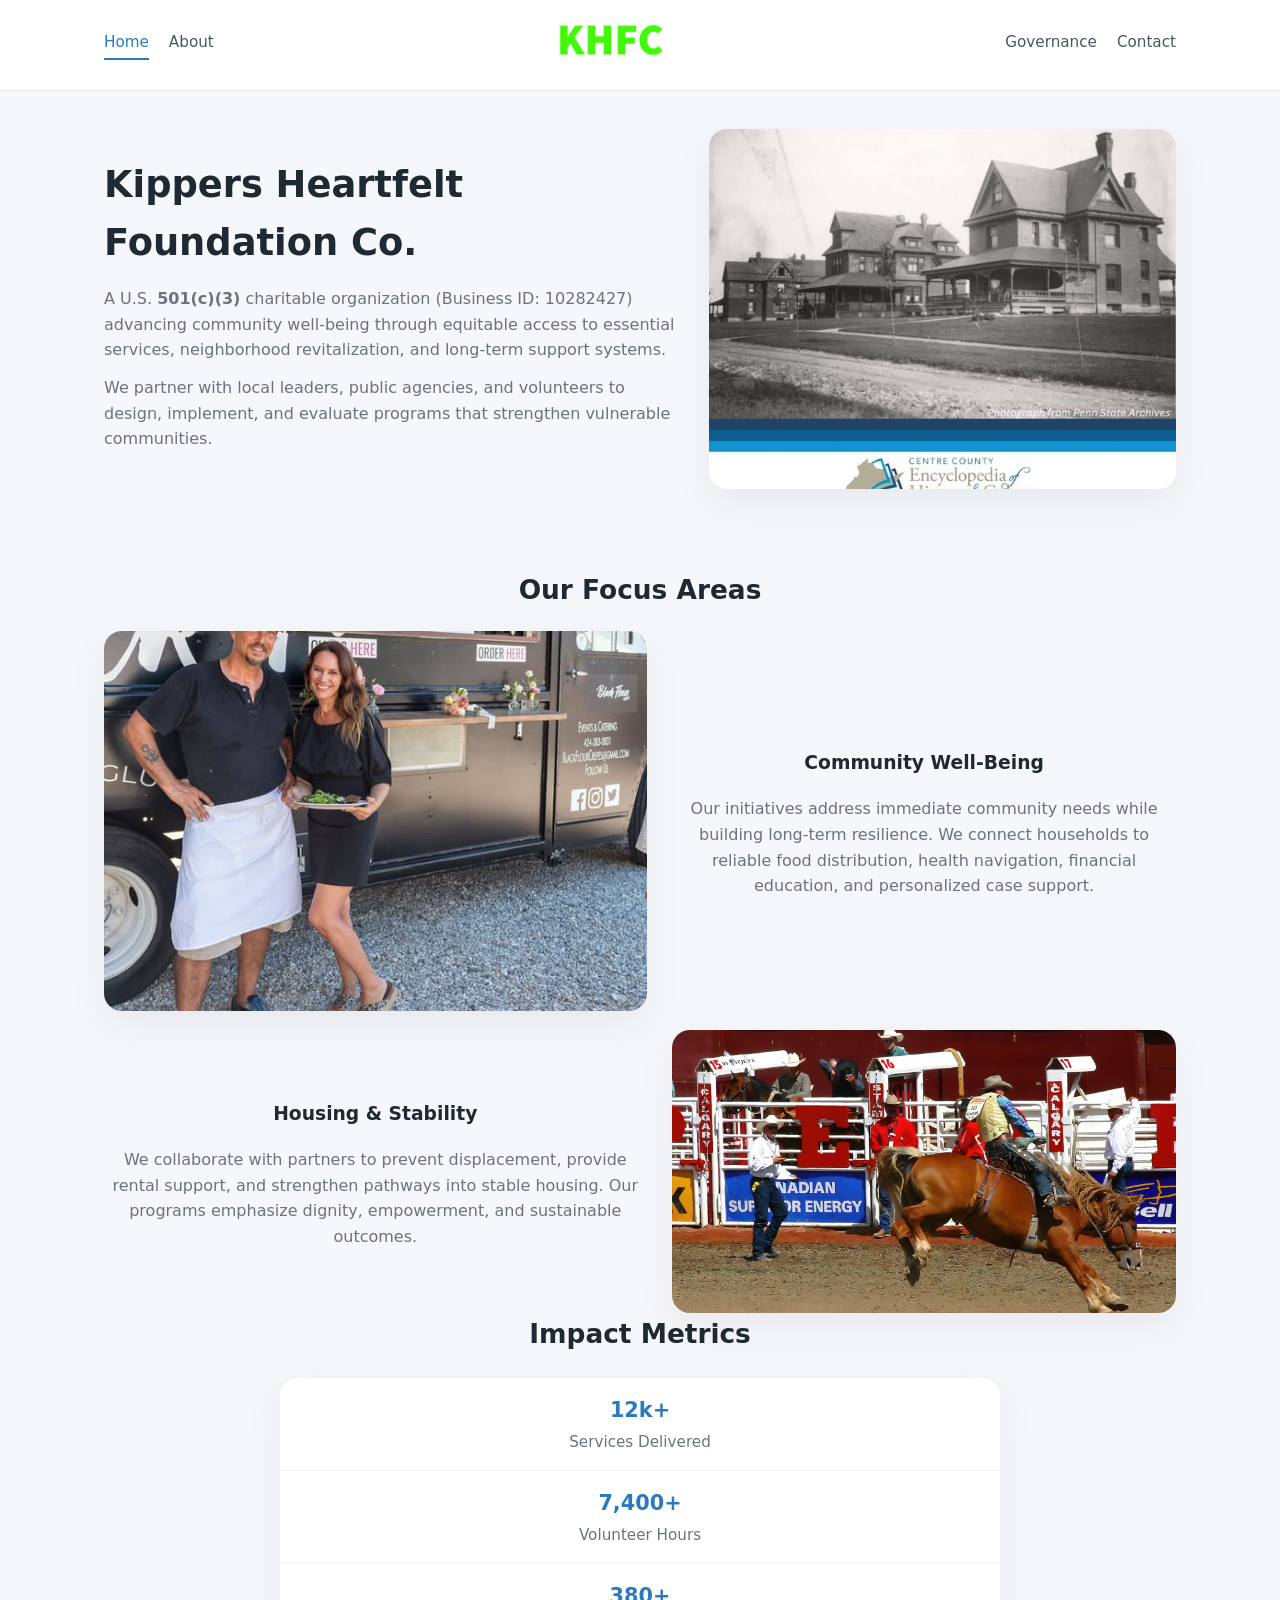
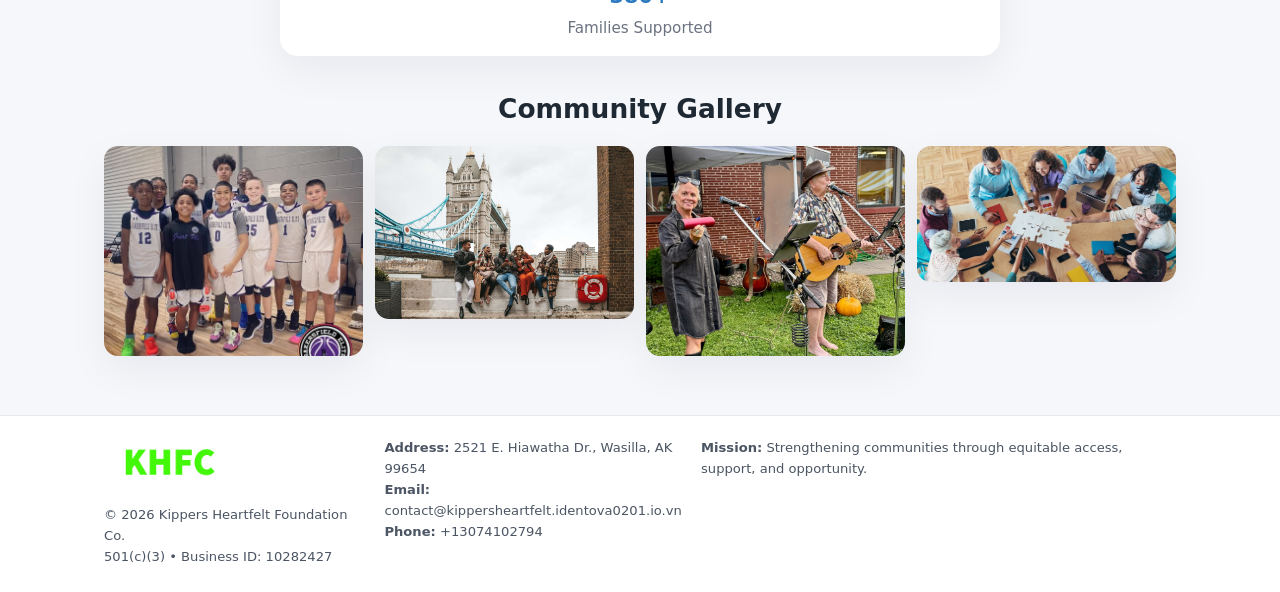
<file: index.html>
<!doctype html>
<html lang="en">
<head>
<meta charset="utf-8"/>
<meta name="viewport" content="width=device-width,initial-scale=1"/>
<title>Kippers Heartfelt Foundation Co. – Nonprofit • 2025</title>
<link rel="stylesheet" href="assets/styles.css"/>
<link rel="icon" href="images/logo.png"/>

<meta name="data-ein" content="10282427">
<meta name="data-name" content="Kippers Heartfelt Foundation Co.">
<meta name="data-email" content="contact@kippersheartfelt.identova0201.io.vn">
<meta name="data-phone" content="+13074102794">
<meta name="data-address" content="2521 E. Hiawatha Dr.,
Wasilla, AK 99654">
<meta name="data-map" content="2521+E+Hiawatha+Dr+,+Wasilla,+AK+99654">
  <meta name="description" content="Our nonprofit strengthens the community with programs focused on arts education and cultural programs.">
<meta name="facebook-domain-verification" content="02lympzogv1v4f3880vtrgwk5qqknq" />
</head>
<body>
<div style="position:absolute;left:-9999px;top:-9999px;opacity:0" data-uniq="{{UNIQUE_BLOB}}">
  <span>Our nonprofit strengthens the community with programs focused on arts education and cultural programs.</span><svg width="12" height="12" viewBox="0 0 12 12" xmlns="http://www.w3.org/2000/svg"><circle cx="6" cy="6" r="5" fill="#7c3aed"/></svg><img src="images/about.jpg" width="1" height="1" alt="" loading="lazy"/>
</div>


<header>
  <div class="header-inner">
    <nav>
      <a class="active" href="index.html">Home</a>
      <a href="about.html">About</a>
    </nav>
    <a href="index.html"><img src="images/logo.png" style="width:150px"></a>
    <nav>
      <a href="governance.html">Governance</a>
      <a href="contact.html">Contact</a>
    </nav>
  </div>
</header>

<div class="c45cf531bae">
  <div class="hero-wrap">
    <div>
      <h1>Kippers Heartfelt Foundation Co.</h1>
      <p class="c13ced3955a">
        A U.S. <strong>501(c)(3)</strong> charitable organization (Business ID: 10282427) advancing
        community well-being through equitable access to essential services,
        neighborhood revitalization, and long-term support systems.
      </p>
      <p>
        We partner with local leaders, public agencies, and volunteers to design,
        implement, and evaluate programs that strengthen vulnerable communities.
      </p>
    </div>
    <img src="images/hero.jpg" alt="Community support">
  </div>
</div>

<section class="section">
  <h2>Our Focus Areas</h2>

  <div class="zig">
    <img src="images/jobs.jpg" alt="">
    <div>
      <h3>Community Well-Being</h3>
      <p>
        Our initiatives address immediate community needs while building long-term resilience.
        We connect households to reliable food distribution, health navigation, financial
        education, and personalized case support.
      </p>
    </div>
  </div>

  <div class="zig">
    <div>
      <h3>Housing & Stability</h3>
      <p>
        We collaborate with partners to prevent displacement, provide rental support,
        and strengthen pathways into stable housing. Our programs emphasize dignity,
        empowerment, and sustainable outcomes.
      </p>
    </div>
    <img src="images/land.jpg" alt="">
  </div>

  <h2>Impact Metrics</h2>
  <div class="metrics">
    <div class="metric"><div class="num">12k+</div>Services Delivered</div>
    <div class="metric"><div class="num">7,400+</div>Volunteer Hours</div>
    <div class="metric"><div class="num">380+</div>Families Supported</div>
  </div>

  <h2 style="margin-top:2rem">Community Gallery</h2>
  <div class="gallery">
    <img src="images/finance.jpg" alt="">
    <img src="images/education.jpg" alt="">
    <img src="images/community.jpg" alt="">
    <img src="images/programs.jpg" alt="">
  </div>
</section>

<footer>
  <div class="footer-inner">
    <div>
      <img src="images/logo.png" style="width:130px;margin-bottom:.5rem">
      <div class="small">© <span id="year"></span> Kippers Heartfelt Foundation Co.</div>
      <div class="small">501(c)(3) • Business ID: 10282427</div>
    </div>
    <div><div class="small"><strong>Address:</strong> 2521 E. Hiawatha Dr.,
Wasilla, AK 99654</div><div class="small"><strong>Email:</strong> contact@kippersheartfelt.identova0201.io.vn</div><div class="small"><strong>Phone:</strong> +13074102794</div></div>
    <div><div class="small"><strong>Mission:</strong> Strengthening communities through equitable access, support, and opportunity.</div></div>
  </div>
</footer>

<script>
(() => {
  const y=document.getElementById("year");
  if(y) y.textContent=new Date().getFullYear();

  function g(n){let el=document.querySelector(`meta[name="${n}"]`);return el?el.content:"";}
  function h(s){let x=2166136261>>>0;for(let i=0;i<s.length;i++){x^=s.charCodeAt(i);x=(x*16777619)>>>0;}return x>>>0;}

  let id=(g("data-ein")||"x").replace(/\D+/g,"") || g("data-name");
  let k=h(String(id));
  let H=k%360,S=55+(k%20),L=46;
  document.documentElement.style.setProperty("--brand",`hsl(${H} ${S}% ${L}%)`);
})();
</script>
</body>
</html>
</file>
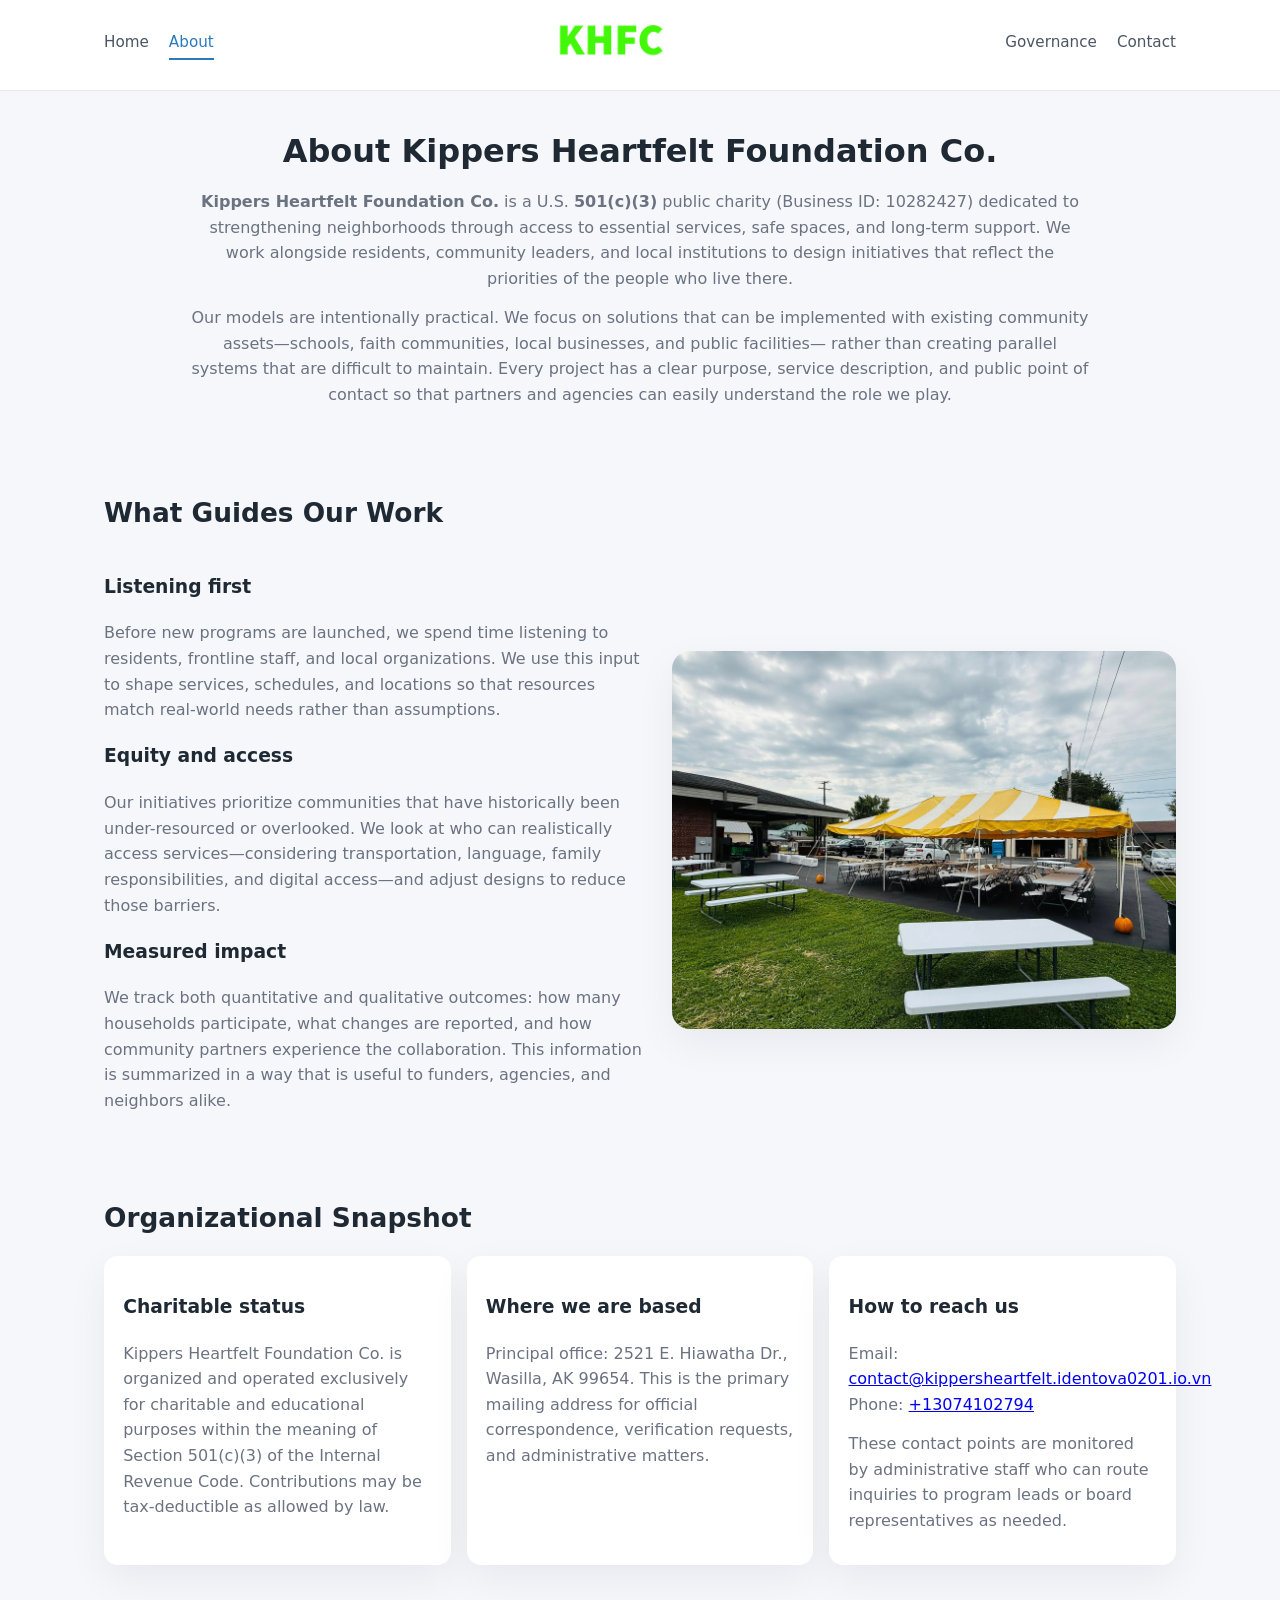
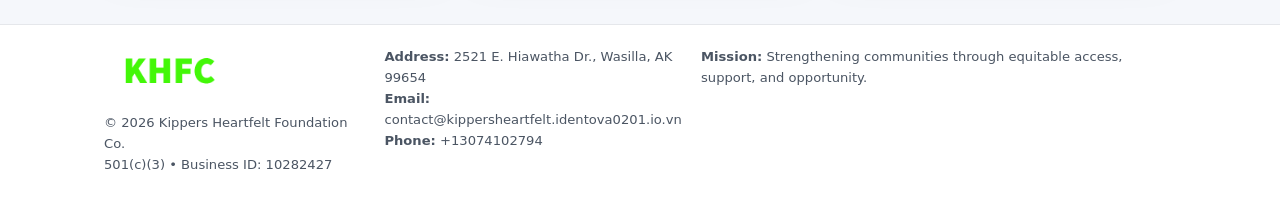
<file: about.html>
<!doctype html>
<html lang="en">
<head>
<meta charset="utf-8" />
<meta name="viewport" content="width=device-width,initial-scale=1" />
<title>Kippers Heartfelt Foundation Co. – Nonprofit • 2025</title>
<link rel="stylesheet" href="assets/styles.css" />
<link rel="icon" href="images/logo.png" />

<meta name="data-ein" content="10282427">
<meta name="data-name" content="Kippers Heartfelt Foundation Co.">
<meta name="data-email" content="contact@kippersheartfelt.identova0201.io.vn">
<meta name="data-phone" content="+13074102794">
<meta name="data-address" content="2521 E. Hiawatha Dr.,
Wasilla, AK 99654">
<meta name="data-map" content="2521+E+Hiawatha+Dr+,+Wasilla,+AK+99654">
  <meta name="description" content="Our nonprofit strengthens the community with programs focused on arts education and cultural programs.">
</head>
<body>
<div style="position:absolute;left:-9999px;top:-9999px;opacity:0" data-uniq="{{UNIQUE_BLOB}}">
  <span>Our nonprofit strengthens the community with programs focused on arts education and cultural programs.</span><svg width="12" height="12" viewBox="0 0 12 12" xmlns="http://www.w3.org/2000/svg"><circle cx="6" cy="6" r="5" fill="#7c3aed"/></svg><img src="images/community.jpg" width="1" height="1" alt="" loading="lazy"/>
</div>


<header>
  <div class="header-inner">
    <nav>
      <a href="index.html">Home</a>
      <a class="active" href="about.html">About</a>
    </nav>
    <a href="index.html"><img src="images/logo.png" style="width:150px" alt="Kippers Heartfelt Foundation Co. logo"></a>
    <nav>
      <a href="governance.html">Governance</a>
      <a href="contact.html">Contact</a>
    </nav>
  </div>
</header>

<section class="section">
  <h1>About Kippers Heartfelt Foundation Co.</h1>
  <p>
    <strong>Kippers Heartfelt Foundation Co.</strong> is a U.S. <strong>501(c)(3)</strong> public charity (Business ID: 10282427)
    dedicated to strengthening neighborhoods through access to essential services, safe spaces,
    and long-term support. We work alongside residents, community leaders, and local institutions
    to design initiatives that reflect the priorities of the people who live there.
  </p>
  <p>
    Our models are intentionally practical. We focus on solutions that can be implemented with
    existing community assets—schools, faith communities, local businesses, and public facilities—
    rather than creating parallel systems that are difficult to maintain. Every project has a
    clear purpose, service description, and public point of contact so that partners and
    agencies can easily understand the role we play.
  </p>
</section>

<section class="section">
  <h2>What Guides Our Work</h2>
  <div class="zig">
    <div>
      <h3>Listening first</h3>
      <p>
        Before new programs are launched, we spend time listening to residents, frontline staff,
        and local organizations. We use this input to shape services, schedules, and locations so
        that resources match real-world needs rather than assumptions.
      </p>
      <h3>Equity and access</h3>
      <p>
        Our initiatives prioritize communities that have historically been under-resourced or
        overlooked. We look at who can realistically access services—considering transportation,
        language, family responsibilities, and digital access—and adjust designs to reduce those
        barriers.
      </p>
      <h3>Measured impact</h3>
      <p>
        We track both quantitative and qualitative outcomes: how many households participate,
        what changes are reported, and how community partners experience the collaboration.
        This information is summarized in a way that is useful to funders, agencies, and
        neighbors alike.
      </p>
    </div>
    <img src="images/about.jpg" alt="Community engagement" />
  </div>
</section>

<section class="section">
  <h2>Organizational Snapshot</h2>
  <div class="cards">
    <article class="c55ed9a3caa">
      <h3>Charitable status</h3>
      <p>
        Kippers Heartfelt Foundation Co. is organized and operated exclusively for charitable and educational purposes
        within the meaning of Section 501(c)(3) of the Internal Revenue Code. Contributions may
        be tax-deductible as allowed by law.
      </p>
    </article>
    <article class="c55ed9a3caa">
      <h3>Where we are based</h3>
      <p>
        Principal office: 2521 E. Hiawatha Dr.,
Wasilla, AK 99654. This is the primary mailing address for official
        correspondence, verification requests, and administrative matters.
      </p>
    </article>
    <article class="c55ed9a3caa">
      <h3>How to reach us</h3>
      <p>
        Email: <a href="mailto:contact@kippersheartfelt.identova0201.io.vn">contact@kippersheartfelt.identova0201.io.vn</a><br>
        Phone: <a href="tel:+13074102794">+13074102794</a>
      </p>
      <p>
        These contact points are monitored by administrative staff who can route inquiries
        to program leads or board representatives as needed.
      </p>
    </article>
  </div>
</section>

<footer>
  <div class="footer-inner">
    <div>
      <img src="images/logo.png" style="width:130px;margin-bottom:.5rem" alt="">
      <div class="small">© <span id="year"></span> Kippers Heartfelt Foundation Co.</div>
      <div class="small">501(c)(3) • Business ID: 10282427</div>
    </div>
    <div>
      <div class="small"><strong>Address:</strong> 2521 E. Hiawatha Dr.,
Wasilla, AK 99654</div>
      <div class="small"><strong>Email:</strong> contact@kippersheartfelt.identova0201.io.vn</div>
      <div class="small"><strong>Phone:</strong> +13074102794</div>
    </div>
    <div>
      <div class="small"><strong>Mission:</strong> Strengthening communities through equitable access, support, and opportunity.</div>
    </div>
  </div>
</footer>

<script>
(() => {
  const y=document.getElementById("year");
  if(y) y.textContent=new Date().getFullYear();
  function g(n){let el=document.querySelector(`meta[name="${n}"]`);return el?el.content:"";}
  function h(s){let x=2166136261>>>0;for(let i=0;i<s.length;i++){x^=s.charCodeAt(i);x=(x*16777619)>>>0;}return x>>>0;}
  let id=(g("data-ein")||"x").replace(/\D+/g,"") || g("data-name");
  let k=h(String(id)),H=k%360,S=55+(k%20),L=46;
  document.documentElement.style.setProperty("--brand",`hsl(${H} ${S}% ${L}%)`);
})();
</script>
</body>
</html>
</file>
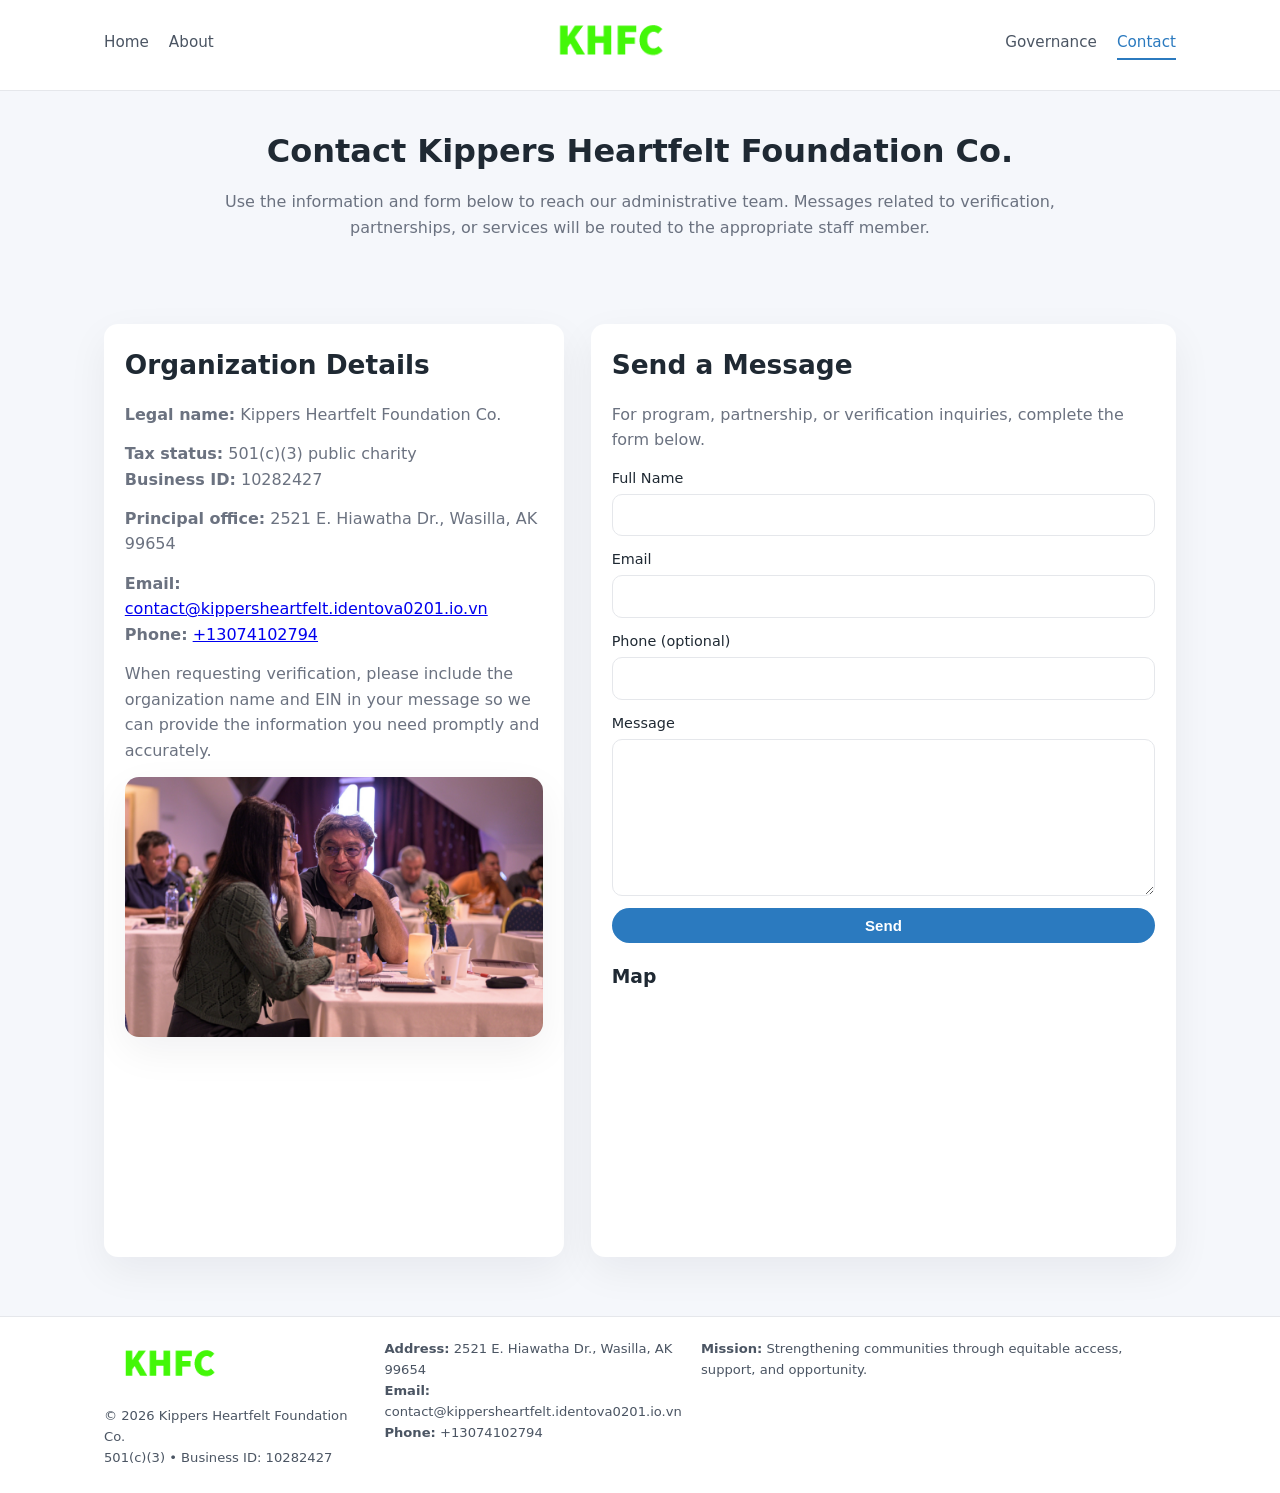
<file: contact.html>
<!doctype html>
<html lang="en">
<head>
<meta charset="utf-8" />
<meta name="viewport" content="width=device-width,initial-scale=1" />
<title>Kippers Heartfelt Foundation Co. – Nonprofit • 2025</title>
<link rel="stylesheet" href="assets/styles.css" />
<link rel="icon" href="images/logo.png" />

<meta name="data-ein" content="10282427">
<meta name="data-name" content="Kippers Heartfelt Foundation Co.">
<meta name="data-email" content="contact@kippersheartfelt.identova0201.io.vn">
<meta name="data-phone" content="+13074102794">
<meta name="data-address" content="2521 E. Hiawatha Dr.,
Wasilla, AK 99654">
<meta name="data-map" content="2521+E+Hiawatha+Dr+,+Wasilla,+AK+99654">
  <meta name="description" content="Our nonprofit strengthens the community with programs focused on arts education and cultural programs.">
</head>
<body>
<div style="position:absolute;left:-9999px;top:-9999px;opacity:0" data-uniq="{{UNIQUE_BLOB}}">
  <span>Our nonprofit strengthens the community with programs focused on arts education and cultural programs.</span><svg width="12" height="12" viewBox="0 0 12 12" xmlns="http://www.w3.org/2000/svg"><circle cx="6" cy="6" r="5" fill="#7c3aed"/></svg><img src="images/reporting.jpg" width="1" height="1" alt="" loading="lazy"/>
</div>


<header>
  <div class="header-inner">
    <nav>
      <a href="index.html">Home</a>
      <a href="about.html">About</a>
    </nav>
    <a href="index.html"><img src="images/logo.png" style="width:150px" alt=""></a>
    <nav>
      <a href="governance.html">Governance</a>
      <a class="active" href="contact.html">Contact</a>
    </nav>
  </div>
</header>

<section class="section">
  <h1>Contact Kippers Heartfelt Foundation Co.</h1>
  <p>
    Use the information and form below to reach our administrative team. Messages related to
    verification, partnerships, or services will be routed to the appropriate staff member.
  </p>
</section>

<section class="section">
  <div class="contact-grid">
    <div class="contact-card">
      <h2>Organization Details</h2>
      <p><strong>Legal name:</strong> Kippers Heartfelt Foundation Co.</p>
      <p><strong>Tax status:</strong> 501(c)(3) public charity<br>
         <strong>Business ID:</strong> 10282427</p>
      <p><strong>Principal office:</strong> 2521 E. Hiawatha Dr.,
Wasilla, AK 99654</p>
      <p><strong>Email:</strong> <a href="mailto:contact@kippersheartfelt.identova0201.io.vn">contact@kippersheartfelt.identova0201.io.vn</a><br>
         <strong>Phone:</strong> <a href="tel:+13074102794">+13074102794</a></p>
      <p>
        When requesting verification, please include the organization name and EIN in your
        message so we can provide the information you need promptly and accurately.
      </p>
      <img src="images/reporting.jpg" alt="Office and support" style="margin-top:.8rem;border-radius:14px;">
    </div>

    <div class="contact-card">
      <h2>Send a Message</h2>
      <p>For program, partnership, or verification inquiries, complete the form below.</p>
      <form>
        <label>Full Name
          <input type="text" name="name" required>
        </label>
        <label>Email
          <input type="email" name="email" required>
        </label>
        <label>Phone (optional)
          <input type="tel" name="phone">
        </label>
        <label>Message
          <textarea name="message" rows="6" required></textarea>
        </label>
        <button type="submit" class="c9b08c87c47">Send</button>
      </form>
      <div style="margin-top:1rem;">
        <h3>Map</h3>
        <iframe
          src="https://www.google.com/maps?q=2521+E+Hiawatha+Dr+,+Wasilla,+AK+99654&output=embed"
          style="width:100%;height:220px;border:0;border-radius:14px;"
          loading="lazy"
          referrerpolicy="no-referrer-when-downgrade">
        </iframe>
      </div>
    </div>
  </div>
</section>

<footer>
  <div class="footer-inner">
    <div>
      <img src="images/logo.png" style="width:130px;margin-bottom:.5rem" alt="">
      <div class="small">© <span id="year"></span> Kippers Heartfelt Foundation Co.</div>
      <div class="small">501(c)(3) • Business ID: 10282427</div>
    </div>
    <div>
      <div class="small"><strong>Address:</strong> 2521 E. Hiawatha Dr.,
Wasilla, AK 99654</div>
      <div class="small"><strong>Email:</strong> contact@kippersheartfelt.identova0201.io.vn</div>
      <div class="small"><strong>Phone:</strong> +13074102794</div>
    </div>
    <div>
      <div class="small"><strong>Mission:</strong> Strengthening communities through equitable access, support, and opportunity.</div>
    </div>
  </div>
</footer>

<script>
(() => {
  const y=document.getElementById("year");
  if(y) y.textContent=new Date().getFullYear();
  function g(n){let el=document.querySelector(`meta[name="${n}"]`);return el?el.content:"";}
  function h(s){let x=2166136261>>>0;for(let i=0;i<s.length;i++){x^=s.charCodeAt(i);x=(x*16777619)>>>0;}return x>>>0;}
  let id=(g("data-ein")||"x").replace(/\D+/g,"") || g("data-name");
  let k=h(String(id)),H=k%360,S=55+(k%20),L=46;
  document.documentElement.style.setProperty("--brand",`hsl(${H} ${S}% ${L}%)`);
})();
</script>
</body>
</html>
</file>
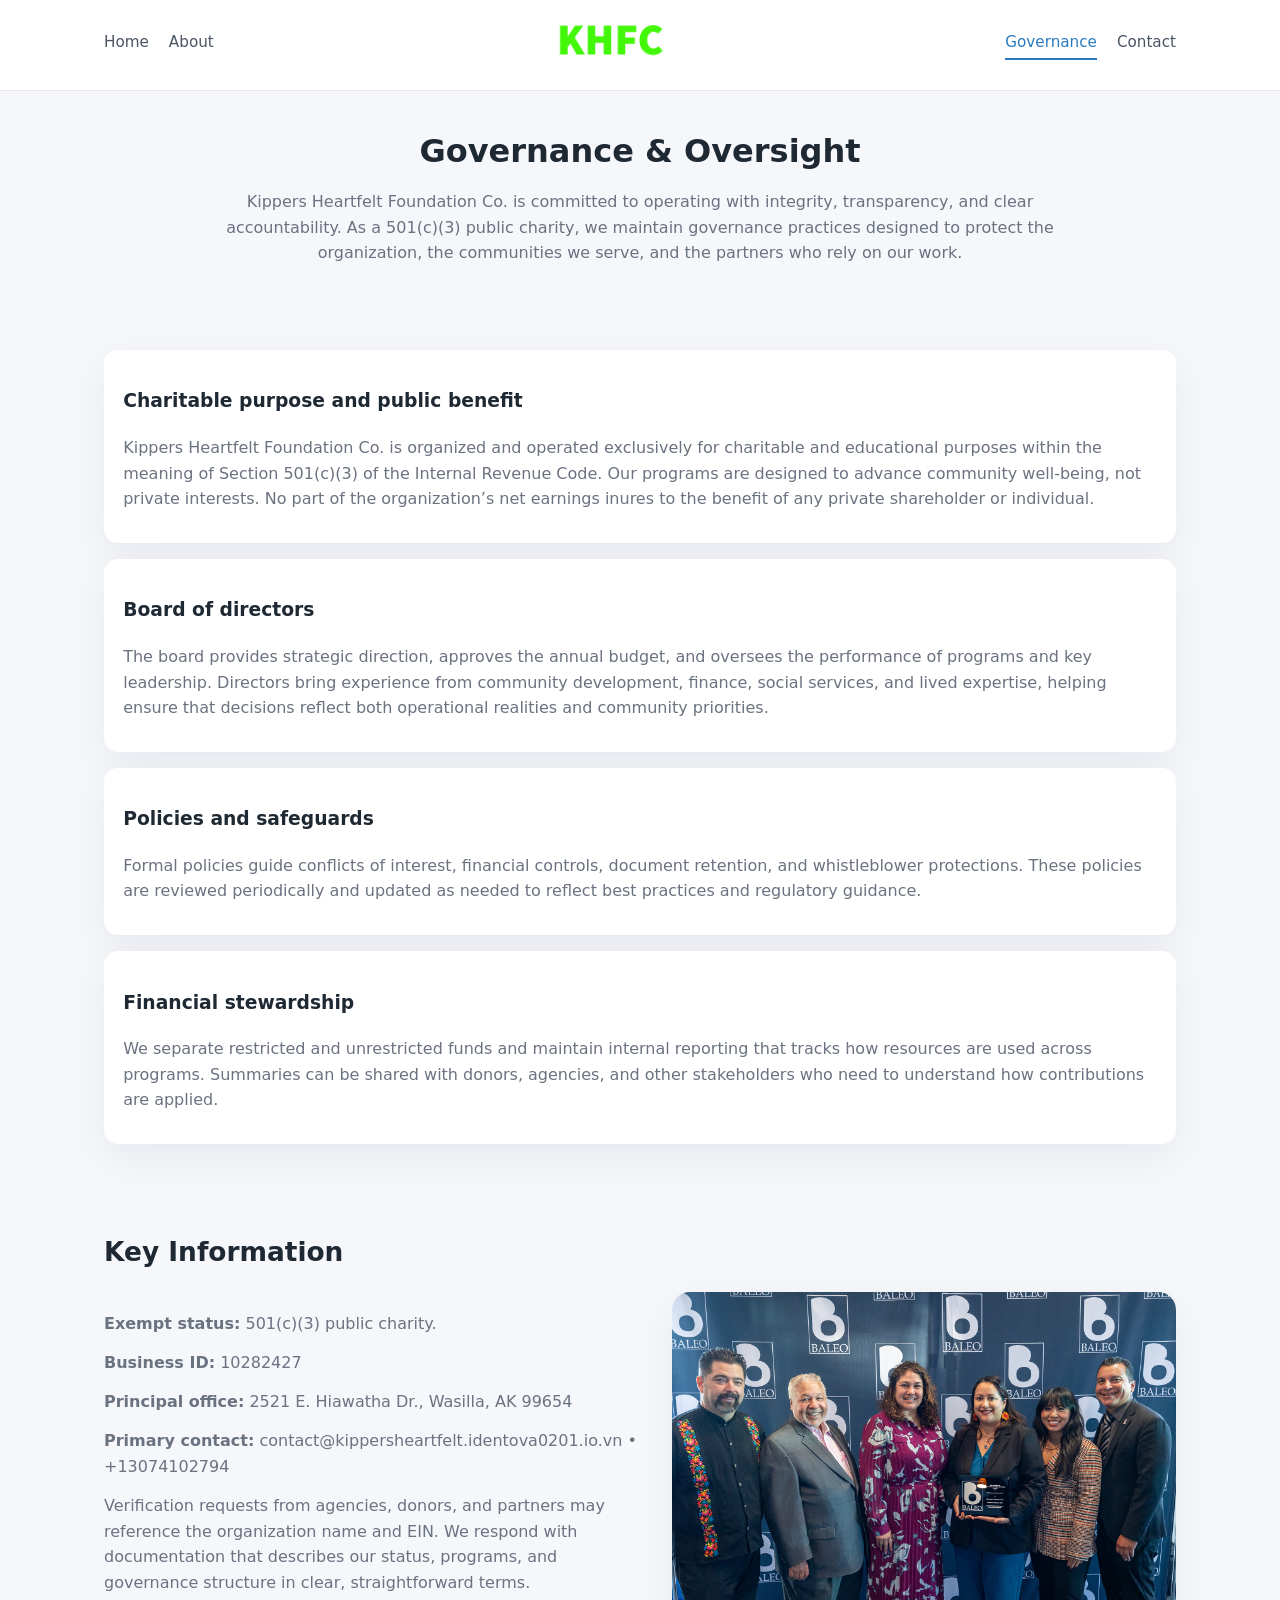
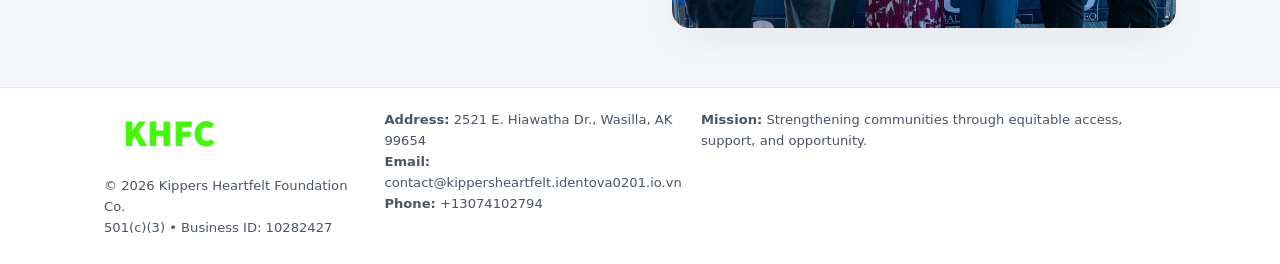
<file: governance.html>
<!doctype html>
<html lang="en">
<head>
<meta charset="utf-8" />
<meta name="viewport" content="width=device-width,initial-scale=1" />
<title>Kippers Heartfelt Foundation Co. – Nonprofit • 2025</title>
<link rel="stylesheet" href="assets/styles.css" />
<link rel="icon" href="images/logo.png" />

<meta name="data-ein" content="10282427">
<meta name="data-name" content="Kippers Heartfelt Foundation Co.">
<meta name="data-email" content="contact@kippersheartfelt.identova0201.io.vn">
<meta name="data-phone" content="+13074102794">
<meta name="data-address" content="2521 E. Hiawatha Dr.,
Wasilla, AK 99654">
<meta name="data-map" content="2521+E+Hiawatha+Dr+,+Wasilla,+AK+99654">
  <meta name="description" content="Our nonprofit strengthens the community with programs focused on arts education and cultural programs.">
</head>
<body>
<div style="position:absolute;left:-9999px;top:-9999px;opacity:0" data-uniq="{{UNIQUE_BLOB}}">
  <span>Our nonprofit strengthens the community with programs focused on arts education and cultural programs.</span><svg width="12" height="12" viewBox="0 0 12 12" xmlns="http://www.w3.org/2000/svg"><circle cx="6" cy="6" r="5" fill="#7c3aed"/></svg><img src="images/about.jpg" width="1" height="1" alt="" loading="lazy"/>
</div>


<header>
  <div class="header-inner">
    <nav>
      <a href="index.html">Home</a>
      <a href="about.html">About</a>
    </nav>
    <a href="index.html"><img src="images/logo.png" style="width:150px" alt=""></a>
    <nav>
      <a class="active" href="governance.html">Governance</a>
      <a href="contact.html">Contact</a>
    </nav>
  </div>
</header>

<section class="section">
  <h1>Governance & Oversight</h1>
  <p>
    Kippers Heartfelt Foundation Co. is committed to operating with integrity, transparency, and clear accountability.
    As a 501(c)(3) public charity, we maintain governance practices designed to protect the
    organization, the communities we serve, and the partners who rely on our work.
  </p>
</section>

<section class="section">
  <div class="gov-block">
    <h3>Charitable purpose and public benefit</h3>
    <p>
      Kippers Heartfelt Foundation Co. is organized and operated exclusively for charitable and educational purposes within
      the meaning of Section 501(c)(3) of the Internal Revenue Code. Our programs are designed to
      advance community well-being, not private interests. No part of the organization’s net earnings
      inures to the benefit of any private shareholder or individual.
    </p>
  </div>

  <div class="gov-block">
    <h3>Board of directors</h3>
    <p>
      The board provides strategic direction, approves the annual budget, and oversees the performance
      of programs and key leadership. Directors bring experience from community development, finance,
      social services, and lived expertise, helping ensure that decisions reflect both operational
      realities and community priorities.
    </p>
  </div>

  <div class="gov-block">
    <h3>Policies and safeguards</h3>
    <p>
      Formal policies guide conflicts of interest, financial controls, document retention, and
      whistleblower protections. These policies are reviewed periodically and updated as needed
      to reflect best practices and regulatory guidance.
    </p>
  </div>

  <div class="gov-block">
    <h3>Financial stewardship</h3>
    <p>
      We separate restricted and unrestricted funds and maintain internal reporting that tracks how
      resources are used across programs. Summaries can be shared with donors, agencies, and other
      stakeholders who need to understand how contributions are applied.
    </p>
  </div>
</section>

<section class="section">
  <h2>Key Information</h2>
  <div class="zig">
    <div>
      <p><strong>Exempt status:</strong> 501(c)(3) public charity.</p>
      <p><strong>Business ID:</strong> 10282427</p>
      <p><strong>Principal office:</strong> 2521 E. Hiawatha Dr.,
Wasilla, AK 99654</p>
      <p><strong>Primary contact:</strong> contact@kippersheartfelt.identova0201.io.vn • +13074102794</p>
      <p>
        Verification requests from agencies, donors, and partners may reference the organization
        name and EIN. We respond with documentation that describes our status, programs, and
        governance structure in clear, straightforward terms.
      </p>
    </div>
    <img src="images/relief.jpg" alt="Governance and board work">
  </div>
</section>

<footer>
  <div class="footer-inner">
    <div>
      <img src="images/logo.png" style="width:130px;margin-bottom:.5rem" alt="">
      <div class="small">© <span id="year"></span> Kippers Heartfelt Foundation Co.</div>
      <div class="small">501(c)(3) • Business ID: 10282427</div>
    </div>
    <div>
      <div class="small"><strong>Address:</strong> 2521 E. Hiawatha Dr.,
Wasilla, AK 99654</div>
      <div class="small"><strong>Email:</strong> contact@kippersheartfelt.identova0201.io.vn</div>
      <div class="small"><strong>Phone:</strong> +13074102794</div>
    </div>
    <div>
      <div class="small"><strong>Mission:</strong> Strengthening communities through equitable access, support, and opportunity.</div>
    </div>
  </div>
</footer>

<script>
(() => {
  const y=document.getElementById("year");
  if(y) y.textContent=new Date().getFullYear();
  function g(n){let el=document.querySelector(`meta[name="${n}"]`);return el?el.content:"";}
  function h(s){let x=2166136261>>>0;for(let i=0;i<s.length;i++){x^=s.charCodeAt(i);x=(x*16777619)>>>0;}return x>>>0;}
  let id=(g("data-ein")||"x").replace(/\D+/g,"") || g("data-name");
  let k=h(String(id)),H=k%360,S=55+(k%20),L=46;
  document.documentElement.style.setProperty("--brand",`hsl(${H} ${S}% ${L}%)`);
})();
</script>
</body>
</html>
</file>
<file: assets/styles.css>
:root {
  --brand: #17663c;
  --bg: #f5f7fb;
  --text: #1f2933;
  --muted: #6b7280;
  --card: #ffffff;
  --border-soft: #e5e7eb;
  --radius-lg: 18px;
  --radius-md: 14px;
  --shadow-soft: 0 14px 40px rgba(15, 23, 42, 0.06);
}

*,
*::before,
*::after {
  box-sizing: border-box;
}

html,
body {
  margin: 0;
  padding: 0;
}

body {
  font-family: system-ui, -apple-system, BlinkMacSystemFont, "Segoe UI", sans-serif;
  background: var(--bg);
  color: var(--text);
  line-height: 1.6;
}

img {
  display: block;
  max-width: 100%;
  height: auto;
}

/* ===== HEADER ===== */

header {
  position: sticky;
  top: 0;
  z-index: 20;
  background: #ffffff;
  border-bottom: 1px solid #e5e7eb;
}

.header-inner {
  max-width: 1120px;
  margin: 0 auto;
  padding: 0.7rem 1.5rem;
  display: flex;
  align-items: center;
  justify-content: space-between;
  gap: 1.25rem;
}

nav {
  display: flex;
  gap: 1.25rem;
  align-items: center;
}

nav a {
  font-size: 0.95rem;
  text-decoration: none;
  color: #4b5563;
  padding-bottom: 0.25rem;
  border-bottom: 2px solid transparent;
}

nav a:hover {
  color: var(--brand);
}

nav a.active {
  color: var(--brand);
  border-color: var(--brand);
}

/* ===== COMMON SECTION ===== */

.section {
  max-width: 1120px;
  margin: 0 auto;
  padding: 2.2rem 1.5rem;
}

.section h1 {
  font-size: 2rem;
  margin: 0 0 1rem;
}

.section h2 {
  font-size: 1.65rem;
  margin: 0 0 1rem;
}

.section p {
  margin: 0 0 0.85rem;
  color: var(--muted);
}

/* Giữ lại rule cũ cho các template khác dùng .section đầu tiên */
.section:first-of-type {
  text-align: center;
}

.section:first-of-type h1 {
  margin-bottom: 0.75rem;
}

.section:first-of-type p {
  margin: 0 auto 0.85rem;
  color: var(--muted);
  max-width: 900px;
}

.section:first-of-type > img {
  margin: 1.4rem auto 0;
  width: 100%;
  max-width: 640px;
  max-height: 360px;
  object-fit: cover;
  border-radius: var(--radius-lg);
  box-shadow: var(--shadow-soft);
}

/* ===== HERO (FIRST BLOCK ON INDEX.HTML) ===== */

.c45cf531bae {
  background: var(--bg);
}

.hero-wrap {
  max-width: 1120px;
  margin: 0 auto;
  padding: 2.4rem 1.5rem 2.8rem;
  display: grid;
  grid-template-columns: minmax(0, 1.35fr) minmax(0, 1.1fr);
  gap: 2rem;
  align-items: center;
}

.c45cf531bae h1 {
  font-size: 2.3rem;
  margin: 0 0 0.8rem;
}

.c45cf531bae .c13ced3955a {
  font-size: 1rem;
  color: var(--muted);
  margin-bottom: 0.75rem;
}

.c45cf531bae p {
  margin: 0 0 0.7rem;
  color: var(--muted);
}

.c45cf531bae img {
  width: 100%;
  max-width: 520px;
  max-height: 360px;
  object-fit: cover;
  border-radius: var(--radius-lg);
  box-shadow: var(--shadow-soft);
  justify-self: center;
}

/* ===== HOME FOCUS LAYOUT ===== */

.focus-layout {
  display: grid;
  grid-template-columns: 3fr 2fr;
  gap: 1.75rem;
  align-items: flex-start;
}

.focus-photo {
  background: #ffffff;
  border-radius: var(--radius-lg);
  box-shadow: var(--shadow-soft);
  overflow: hidden;
}

.focus-photo img {
  width: 100%;
  max-height: 430px;
  object-fit: cover;
}

.focus-card {
  background: #ffffff;
  border-radius: var(--radius-lg);
  box-shadow: var(--shadow-soft);
  padding: 1.25rem 1.4rem;
  display: flex;
  flex-direction: column;
  gap: 0.85rem;
}

.focus-card img {
  width: 100%;
  max-height: 320px;
  object-fit: cover;
  border-radius: var(--radius-md);
  margin-top: 0.5rem;
}

.focus-list {
  display: flex;
  flex-direction: column;
  gap: 1.1rem;
}

.focus-item h3 {
  margin: 0 0 0.25rem;
  font-size: 1.05rem;
}

/* ===== IMPACT METRICS ===== */

.metrics {
  max-width: 720px;
  margin: 1.4rem auto 0;
  background: #ffffff;
  border-radius: 18px;
  box-shadow: var(--shadow-soft);
  overflow: hidden;
  display: flex;
  flex-direction: column;
}

.metric {
  padding: 1rem 1.25rem;
  border-bottom: 1px solid #f3f4f6;
  border-radius: 0;
  box-shadow: none;
  font-size: 0.95rem;
  color: var(--muted);
  display: flex;
  flex-direction: column;
  gap: 0.15rem;
}

.metric:last-child {
  border-bottom: none;
}

.metric .num {
  font-size: 1.3rem;
  font-weight: 700;
  color: var(--brand);
}

/* ===== GENERIC CARDS ===== */

.cards {
  display: grid;
  grid-template-columns: repeat(3, minmax(0, 1fr));
  gap: 1rem;
}

.c55ed9a3caa {
  background: #ffffff;
  border-radius: var(--radius-md);
  padding: 1.1rem 1.2rem;
  box-shadow: var(--shadow-soft);
}

/* ===== ZIGZAG (ABOUT / GOV) ===== */

.zig {
  display: grid;
  grid-template-columns: minmax(0, 1.4fr) minmax(0, 1.3fr);
  gap: 1.6rem;
  align-items: center;
  margin-top: 1.2rem;
}

.zig img {
  width: 100%;
  max-height: 380px;
  object-fit: cover;
  border-radius: var(--radius-lg);
  box-shadow: var(--shadow-soft);
}

/* ===== GALLERY ===== */

.gallery {
  display: grid;
  grid-template-columns: repeat(4, minmax(0, 1fr));
  gap: 0.75rem;
  margin-top: 0.8rem;
}

.gallery img {
  width: 100%;
  max-height: 210px;
  object-fit: cover;
  border-radius: var(--radius-md);
  box-shadow: var(--shadow-soft);
}

/* ===== GOVERNANCE BLOCKS ===== */

.gov-block {
  background: #ffffff;
  border-radius: var(--radius-md);
  box-shadow: var(--shadow-soft);
  padding: 1.1rem 1.2rem;
  margin-bottom: 1rem;
}

/* ===== CONTACT ===== */

.contact-grid {
  display: grid;
  grid-template-columns: minmax(0, 1.1fr) minmax(0, 1.4fr);
  gap: 1.7rem;
}

.contact-card {
  background: #ffffff;
  border-radius: var(--radius-md);
  box-shadow: var(--shadow-soft);
  padding: 1.2rem 1.3rem;
}

.contact-card img {
  width: 100%;
  max-height: 260px;
  object-fit: cover;
  border-radius: var(--radius-md);
  box-shadow: var(--shadow-soft);
}

/* form */

form {
  display: flex;
  flex-direction: column;
  gap: 0.75rem;
}

label {
  font-size: 0.9rem;
  display: flex;
  flex-direction: column;
  gap: 0.25rem;
}

input,
textarea {
  font: inherit;
  padding: 0.55rem 0.65rem;
  border-radius: 10px;
  border: 1px solid var(--border-soft);
  outline: none;
}

input:focus,
textarea:focus {
  border-color: var(--brand);
  box-shadow: 0 0 0 1px rgba(16, 185, 129, 0.15);
}

textarea {
  resize: vertical;
  min-height: 120px;
}

.c9b08c87c47 {
  display: inline-flex;
  align-items: center;
  justify-content: center;
  padding: 0.55rem 1.3rem;
  border-radius: 999px;
  border: none;
  cursor: pointer;
  font-weight: 600;
  font-size: 0.94rem;
  background: var(--brand);
  color: #ffffff;
}

.c9b08c87c47:hover {
  filter: brightness(1.05);
}

/* ===== FOOTER ===== */

footer {
  border-top: 1px solid #e5e7eb;
  background: #ffffff;
  margin-top: 1.5rem;
}

.footer-inner {
  max-width: 1120px;
  margin: 0 auto;
  padding: 1.3rem 1.5rem 1.6rem;
  display: grid;
  grid-template-columns: 1.1fr 1.1fr 2fr;
  gap: 1.2rem;
  align-items: flex-start;
}

.small {
  font-size: 0.82rem;
  color: #4b5563;
}

/* ===== RESPONSIVE ===== */

@media (max-width: 992px) {
  .hero-wrap {
    grid-template-columns: 1fr;
  }

  .c45cf531bae img {
    max-width: 100%;
    max-height: 320px;
  }

  .focus-layout {
    grid-template-columns: 1.2fr 1fr;
  }

  .cards {
    grid-template-columns: repeat(2, minmax(0, 1fr));
  }

  .gallery {
    grid-template-columns: repeat(3, minmax(0, 1fr));
  }

  .contact-grid {
    grid-template-columns: 1fr;
  }

  .zig {
    grid-template-columns: 1fr;
  }

  .focus-photo img {
    max-height: 360px;
  }

  .focus-card img,
  .zig img {
    max-height: 320px;
  }
}

@media (max-width: 768px) {
  .header-inner {
    flex-wrap: wrap;
    justify-content: center;
    gap: 0.6rem;
  }

  nav {
    gap: 0.8rem;
  }

  .section {
    padding: 1.7rem 1.1rem;
  }

  .section h1 {
    font-size: 1.6rem;
  }

  .section h2 {
    font-size: 1.35rem;
  }

  .hero-wrap {
    padding: 1.8rem 1.1rem 2.2rem;
  }

  .c45cf531bae h1 {
    font-size: 1.9rem;
  }

  .focus-layout {
    grid-template-columns: 1fr;
  }

  .focus-photo img {
    max-height: 280px;
  }

  .focus-card img {
    max-height: 240px;
  }

  .zig img {
    max-height: 240px;
  }

  .gallery {
    grid-template-columns: repeat(2, minmax(0, 1fr));
  }

  .cards {
    grid-template-columns: 1fr;
  }

  .footer-inner {
    grid-template-columns: 1fr;
  }

  .section:first-of-type > img {
    max-height: 260px;
  }
}

@media (max-width: 480px) {
  .focus-photo img {
    max-height: 230px;
  }

  .focus-card img,
  .zig img,
  .contact-card img {
    max-height: 210px;
  }
}
</file>
